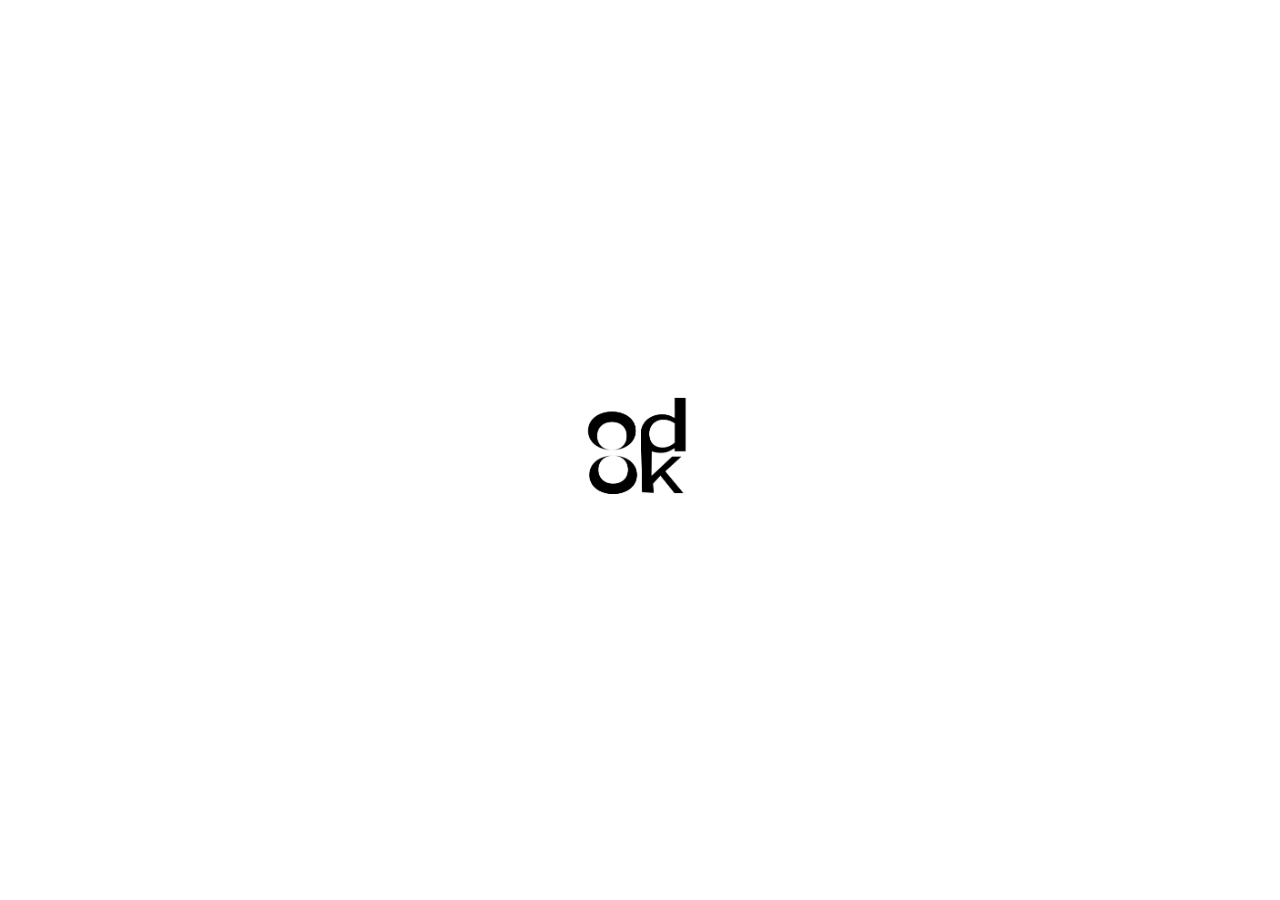
<file: WoodWooks/index.html>
<!DOCTYPE html>
<html lang="es">
<head>
    <meta charset="UTF-8">
    <meta name="viewport" content="width=device-width, initial-scale=1.0">
    <title>Wood Wooks</title>
    <style>
        /* General */
        body {
            margin: 0;
            padding: 0;
            font-family: 'Times New Roman', serif;
            background-color: #000000;
            color: #CB996D;
        }

        /* Loader */
        #loader {
            position: fixed;
            top: 0;
            left: 0;
            width: 100%;
            height: 100%;
            background-color: #FFFFFF;
            display: flex;
            justify-content: center;
            align-items: center;
            z-index: 1000;
        }

        #loader img {
            width: 200px;
            height: auto;
            animation: fade 2s infinite;
        }

        @keyframes fade {
            0%, 100% {
                opacity: 0;
            }
            50% {
                opacity: 1;
            }
        }

        /* Ocultar el loader después de cargar */
        #loader.hidden {
            opacity: 0;
            visibility: hidden;
            transition: opacity 0.5s ease;
        }

        /* Página principal */
        .main-content {
            display: none;
        }

        .main-content.show {
            display: block;
        }

        /* Header */
        header {
            background-color: #000000;
            color: #FFFFFF;
            padding: 20px;
            display: flex;
            justify-content: space-between;
            align-items: center;
        }

        header a {
            text-decoration: none;
        }

        header img {
            width: 100px;
            height: 45px;
        }

        nav {
            display: flex;
            gap: 20px;
            margin-right: 20px; /* Mueve las letras más cerca del botón */
        }

        nav a {
            text-decoration: none;
            color: #FFFFFF;
            font-size: 18px;
            font-weight: normal;
            font-style: italic; /* Letra en cursiva */
            position: relative;
            transition: color 0.3s, text-shadow 0.3s;
        }

        nav a:hover {
            color: #FFFFFF; /* Mantiene el color blanco */
            text-shadow: 0 0 10px rgba(255, 255, 255, 0.8); /* Sombra blanca elegante */
        }

        .service-button {
            padding: 10px 20px;
            background-color: #CB996D;
            color: #000;
            border: none;
            font-size: 16px;
            border-radius: 5px;
            cursor: pointer;
            transition: background-color 0.3s;
        }

        .service-button:hover {
            background-color: #767D6F;
            color: #FFFFFF;
        }

        /* Main Section */
        .main-section {
            display: flex;
            height: calc(100vh - 80px);
        }

        .left-section {
            flex: 1;
            display: flex;
            flex-direction: column;
            justify-content: space-between;
            background-color: #D3D3D3;
        }

        .left-section div {
            flex: 1;
            width: 100%;
            position: relative;
            overflow: hidden;
            cursor: pointer;
        }

        /* Solo la imagen superior flota */
        .left-section div:first-child img {
            width: 100%;
            height: 100%;
            object-fit: cover;
            animation: float 3s infinite ease-in-out;
            z-index: 0;
        }

        @keyframes float {
            0%, 100% {
                transform: translateY(0);
            }
            50% {
                transform: translateY(-10px);
            }
        }

        .left-section div:nth-child(2) img {
            width: 100%;
            height: 100%;
            object-fit: cover;
            z-index: 0;
        }

        /* Capa transparente con efecto de descubrimiento */
        .left-section div::before {
            content: "";
            position: absolute;
            top: 0;
            left: 0;
            width: 100%;
            height: 100%;
            background-color: rgba(0, 0, 0, 0.5);
            z-index: 1;
            transform: translateX(0); /* Cubre la imagen al inicio */
            transition: transform 0.5s ease-in-out;
        }

        .left-section div:hover::before {
            transform: translateX(-100%); /* Descubre la imagen al pasar el mouse */
        }

        .right-section {
            flex: 1;
            background: url("img/P1DERECHA.jpg") no-repeat center center;
            background-size: cover;
        }

        footer {
            background-color: #767D6F;
            color: #FFFFFF;
            text-align: center;
            padding: 10px;
        }
    </style>
</head>
<body>

<!-- Loader -->
<div id="loader">
    <img src="img/LOADER.jpg" alt="Cargando...">
</div>

<!-- Contenido principal -->
<div class="main-content">
    <header>
        <a href="index.html">
            <img src="img/P1LOGO.jpg" alt="Wood Wooks Logo">
        </a>
        <nav>
            <a href="nosotros.html">Nosotros</a>
            <a href="proyectos.html">Proyectos</a>
            <a href="domotica.html">Domótica</a>
        </nav>
        <button class="service-button" onclick="window.open('https://wa.me/50254113908?text=%C2%A1Hola!%20Estoy%20interesado%20en%20los%20servicios%20de%20Wood%20Wooks', '_blank')">Servicio al Cliente</button>
    </header>

    <div class="main-section">
        <div class="left-section">
            <div onclick="window.open('https://https://tcnc1t-id.myshopify.com', '_blank')">
                <img src="img/P1IZQUIERDA1.jpg" alt="Imagen de Shop">
            </div>
            <div onclick="window.location.href='make-dream-things.html'">
                <img src="img/P1IZQUIERDA2.jpg" alt="Imagen de Make Dream Things">
            </div>
        </div>
        <div class="right-section"></div>
    </div>

    <footer>
        <p>100% Guatemala</p>
    </footer>
</div>

<script>
    // Simula una carga de 4 segundos
    setTimeout(() => {
        // Oculta el loader
        document.getElementById("loader").classList.add("hidden");

        // Muestra el contenido principal
        document.querySelector(".main-content").classList.add("show");
    }, 4000);
</script>

</body>
</html>
</file>
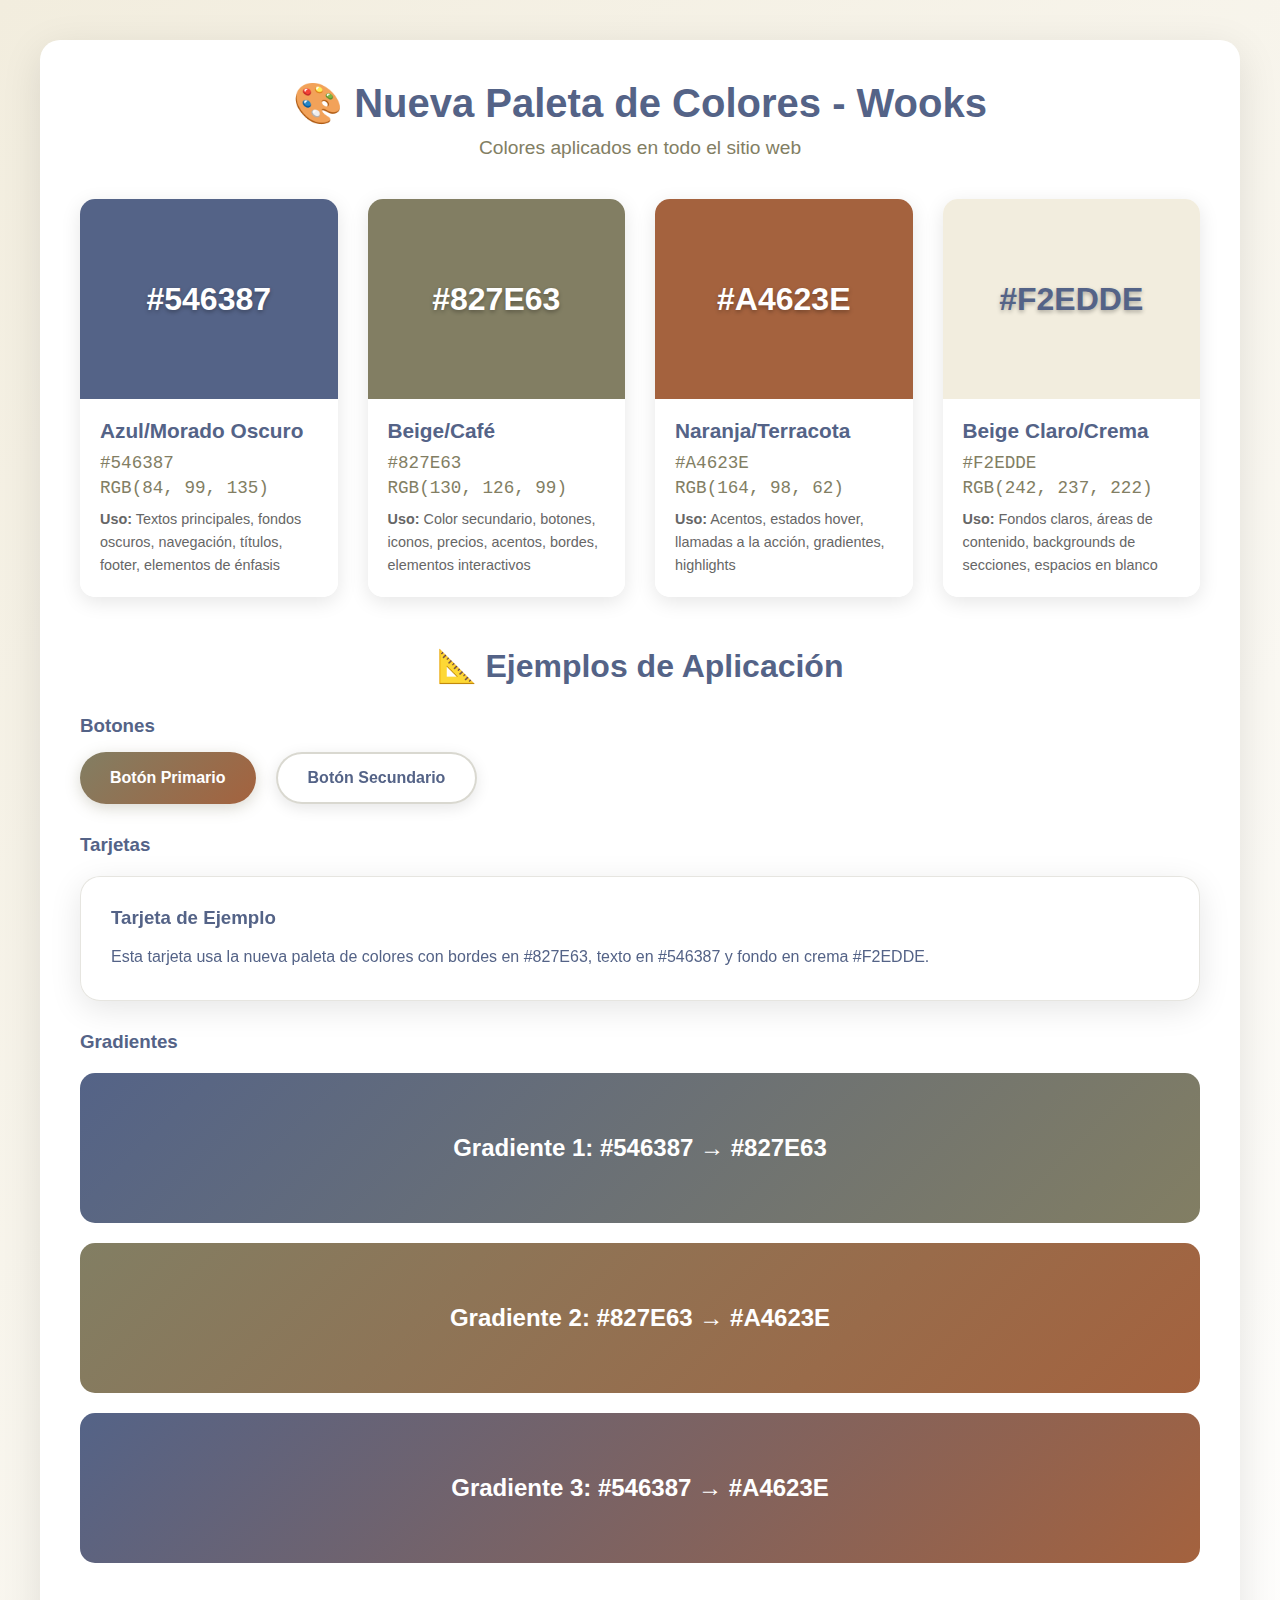
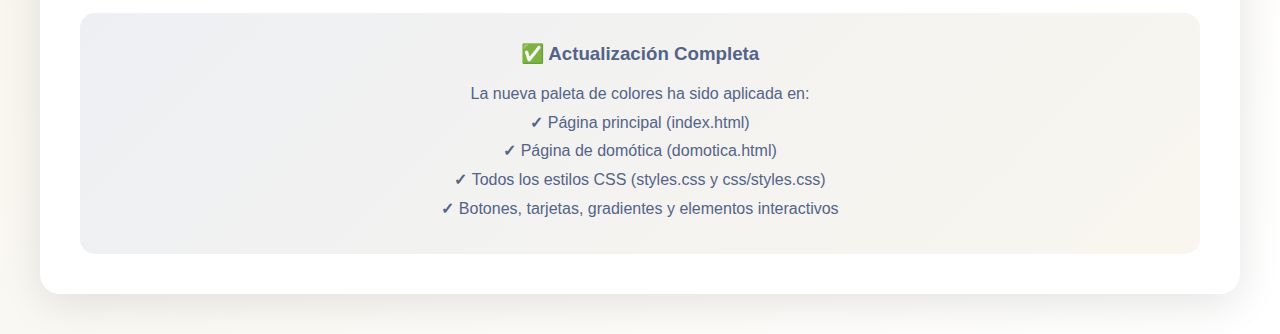
<file: COLORES_APLICADOS.html>
<!DOCTYPE html>
<html lang="es">
<head>
    <meta charset="UTF-8">
    <meta name="viewport" content="width=device-width, initial-scale=1.0">
    <title>Paleta de Colores - Wooks</title>
    <style>
        * {
            margin: 0;
            padding: 0;
            box-sizing: border-box;
        }
        
        body {
            font-family: 'Arial', sans-serif;
            background: linear-gradient(135deg, #F2EDDE 0%, #fff 100%);
            padding: 40px 20px;
        }
        
        .container {
            max-width: 1200px;
            margin: 0 auto;
            background: white;
            padding: 40px;
            border-radius: 20px;
            box-shadow: 0 10px 40px rgba(0, 0, 0, 0.1);
        }
        
        h1 {
            text-align: center;
            color: #546387;
            margin-bottom: 10px;
            font-size: 2.5rem;
        }
        
        .subtitle {
            text-align: center;
            color: #827E63;
            margin-bottom: 40px;
            font-size: 1.2rem;
        }
        
        .color-grid {
            display: grid;
            grid-template-columns: repeat(auto-fit, minmax(250px, 1fr));
            gap: 30px;
            margin-bottom: 50px;
        }
        
        .color-card {
            border-radius: 15px;
            overflow: hidden;
            box-shadow: 0 5px 20px rgba(0, 0, 0, 0.1);
            transition: transform 0.3s ease;
        }
        
        .color-card:hover {
            transform: translateY(-10px);
        }
        
        .color-preview {
            height: 200px;
            display: flex;
            align-items: center;
            justify-content: center;
            color: white;
            font-size: 2rem;
            font-weight: bold;
            text-shadow: 0 2px 4px rgba(0, 0, 0, 0.3);
        }
        
        .color-info {
            padding: 20px;
            background: white;
        }
        
        .color-name {
            font-size: 1.3rem;
            font-weight: bold;
            margin-bottom: 10px;
            color: #546387;
        }
        
        .color-code {
            font-family: 'Courier New', monospace;
            font-size: 1.1rem;
            color: #827E63;
            margin-bottom: 5px;
        }
        
        .color-usage {
            font-size: 0.9rem;
            color: #666;
            margin-top: 10px;
            line-height: 1.6;
        }
        
        .examples-section {
            margin-top: 50px;
        }
        
        .examples-title {
            font-size: 2rem;
            color: #546387;
            margin-bottom: 30px;
            text-align: center;
        }
        
        .example-row {
            display: flex;
            gap: 20px;
            margin-bottom: 20px;
            flex-wrap: wrap;
        }
        
        .btn-example {
            padding: 15px 30px;
            border: none;
            border-radius: 50px;
            font-weight: 600;
            cursor: pointer;
            transition: all 0.3s ease;
            font-size: 1rem;
        }
        
        .btn-primary {
            background: linear-gradient(135deg, #827E63 0%, #A4623E 100%);
            color: white;
            box-shadow: 0 4px 15px rgba(130, 126, 99, 0.3);
        }
        
        .btn-primary:hover {
            transform: translateY(-3px);
            box-shadow: 0 8px 25px rgba(130, 126, 99, 0.4);
        }
        
        .btn-secondary {
            background: rgba(255, 255, 255, 0.2);
            backdrop-filter: blur(20px);
            border: 2px solid rgba(130, 126, 99, 0.3);
            color: #546387;
            box-shadow: 0 4px 15px rgba(0, 0, 0, 0.1);
        }
        
        .btn-secondary:hover {
            background: rgba(130, 126, 99, 0.1);
            border-color: #827E63;
            transform: translateY(-3px);
        }
        
        .card-example {
            background: rgba(255, 255, 255, 0.95);
            backdrop-filter: blur(20px);
            border-radius: 20px;
            padding: 30px;
            box-shadow: 0 8px 32px rgba(0, 0, 0, 0.1);
            border: 1px solid rgba(130, 126, 99, 0.2);
            margin-top: 20px;
        }
        
        .card-example h3 {
            color: #546387;
            margin-bottom: 15px;
        }
        
        .card-example p {
            color: #546387;
            line-height: 1.6;
        }
        
        .gradient-example {
            height: 150px;
            border-radius: 15px;
            margin-top: 20px;
            display: flex;
            align-items: center;
            justify-content: center;
            color: white;
            font-size: 1.5rem;
            font-weight: bold;
        }
        
        .gradient-1 {
            background: linear-gradient(135deg, #546387 0%, #827E63 100%);
        }
        
        .gradient-2 {
            background: linear-gradient(135deg, #827E63 0%, #A4623E 100%);
        }
        
        .gradient-3 {
            background: linear-gradient(135deg, #546387 0%, #A4623E 100%);
        }
        
        @media (max-width: 768px) {
            .container {
                padding: 20px;
            }
            
            h1 {
                font-size: 2rem;
            }
            
            .color-grid {
                grid-template-columns: 1fr;
            }
        }
    </style>
</head>
<body>
    <div class="container">
        <h1>🎨 Nueva Paleta de Colores - Wooks</h1>
        <p class="subtitle">Colores aplicados en todo el sitio web</p>
        
        <div class="color-grid">
            <!-- Color 1 -->
            <div class="color-card">
                <div class="color-preview" style="background: #546387;">
                    #546387
                </div>
                <div class="color-info">
                    <div class="color-name">Azul/Morado Oscuro</div>
                    <div class="color-code">#546387</div>
                    <div class="color-code">RGB(84, 99, 135)</div>
                    <div class="color-usage">
                        <strong>Uso:</strong> Textos principales, fondos oscuros, navegación, títulos, footer, elementos de énfasis
                    </div>
                </div>
            </div>
            
            <!-- Color 2 -->
            <div class="color-card">
                <div class="color-preview" style="background: #827E63;">
                    #827E63
                </div>
                <div class="color-info">
                    <div class="color-name">Beige/Café</div>
                    <div class="color-code">#827E63</div>
                    <div class="color-code">RGB(130, 126, 99)</div>
                    <div class="color-usage">
                        <strong>Uso:</strong> Color secundario, botones, iconos, precios, acentos, bordes, elementos interactivos
                    </div>
                </div>
            </div>
            
            <!-- Color 3 -->
            <div class="color-card">
                <div class="color-preview" style="background: #A4623E;">
                    #A4623E
                </div>
                <div class="color-info">
                    <div class="color-name">Naranja/Terracota</div>
                    <div class="color-code">#A4623E</div>
                    <div class="color-code">RGB(164, 98, 62)</div>
                    <div class="color-usage">
                        <strong>Uso:</strong> Acentos, estados hover, llamadas a la acción, gradientes, highlights
                    </div>
                </div>
            </div>
            
            <!-- Color 4 -->
            <div class="color-card">
                <div class="color-preview" style="background: #F2EDDE; color: #546387;">
                    #F2EDDE
                </div>
                <div class="color-info">
                    <div class="color-name">Beige Claro/Crema</div>
                    <div class="color-code">#F2EDDE</div>
                    <div class="color-code">RGB(242, 237, 222)</div>
                    <div class="color-usage">
                        <strong>Uso:</strong> Fondos claros, áreas de contenido, backgrounds de secciones, espacios en blanco
                    </div>
                </div>
            </div>
        </div>
        
        <div class="examples-section">
            <h2 class="examples-title">📐 Ejemplos de Aplicación</h2>
            
            <h3 style="color: #546387; margin-bottom: 15px;">Botones</h3>
            <div class="example-row">
                <button class="btn-example btn-primary">Botón Primario</button>
                <button class="btn-example btn-secondary">Botón Secundario</button>
            </div>
            
            <h3 style="color: #546387; margin: 30px 0 15px;">Tarjetas</h3>
            <div class="card-example">
                <h3>Tarjeta de Ejemplo</h3>
                <p>Esta tarjeta usa la nueva paleta de colores con bordes en #827E63, texto en #546387 y fondo en crema #F2EDDE.</p>
            </div>
            
            <h3 style="color: #546387; margin: 30px 0 15px;">Gradientes</h3>
            <div class="gradient-example gradient-1">
                Gradiente 1: #546387 → #827E63
            </div>
            <div class="gradient-example gradient-2">
                Gradiente 2: #827E63 → #A4623E
            </div>
            <div class="gradient-example gradient-3">
                Gradiente 3: #546387 → #A4623E
            </div>
        </div>
        
        <div style="margin-top: 50px; padding: 30px; background: linear-gradient(135deg, rgba(84, 99, 135, 0.1) 0%, rgba(242, 237, 222, 0.5) 100%); border-radius: 15px; text-align: center;">
            <h3 style="color: #546387; margin-bottom: 15px;">✅ Actualización Completa</h3>
            <p style="color: #546387; line-height: 1.8;">
                La nueva paleta de colores ha sido aplicada en:<br>
                <strong>✓</strong> Página principal (index.html)<br>
                <strong>✓</strong> Página de domótica (domotica.html)<br>
                <strong>✓</strong> Todos los estilos CSS (styles.css y css/styles.css)<br>
                <strong>✓</strong> Botones, tarjetas, gradientes y elementos interactivos
            </p>
        </div>
    </div>
</body>
</html>
</file>
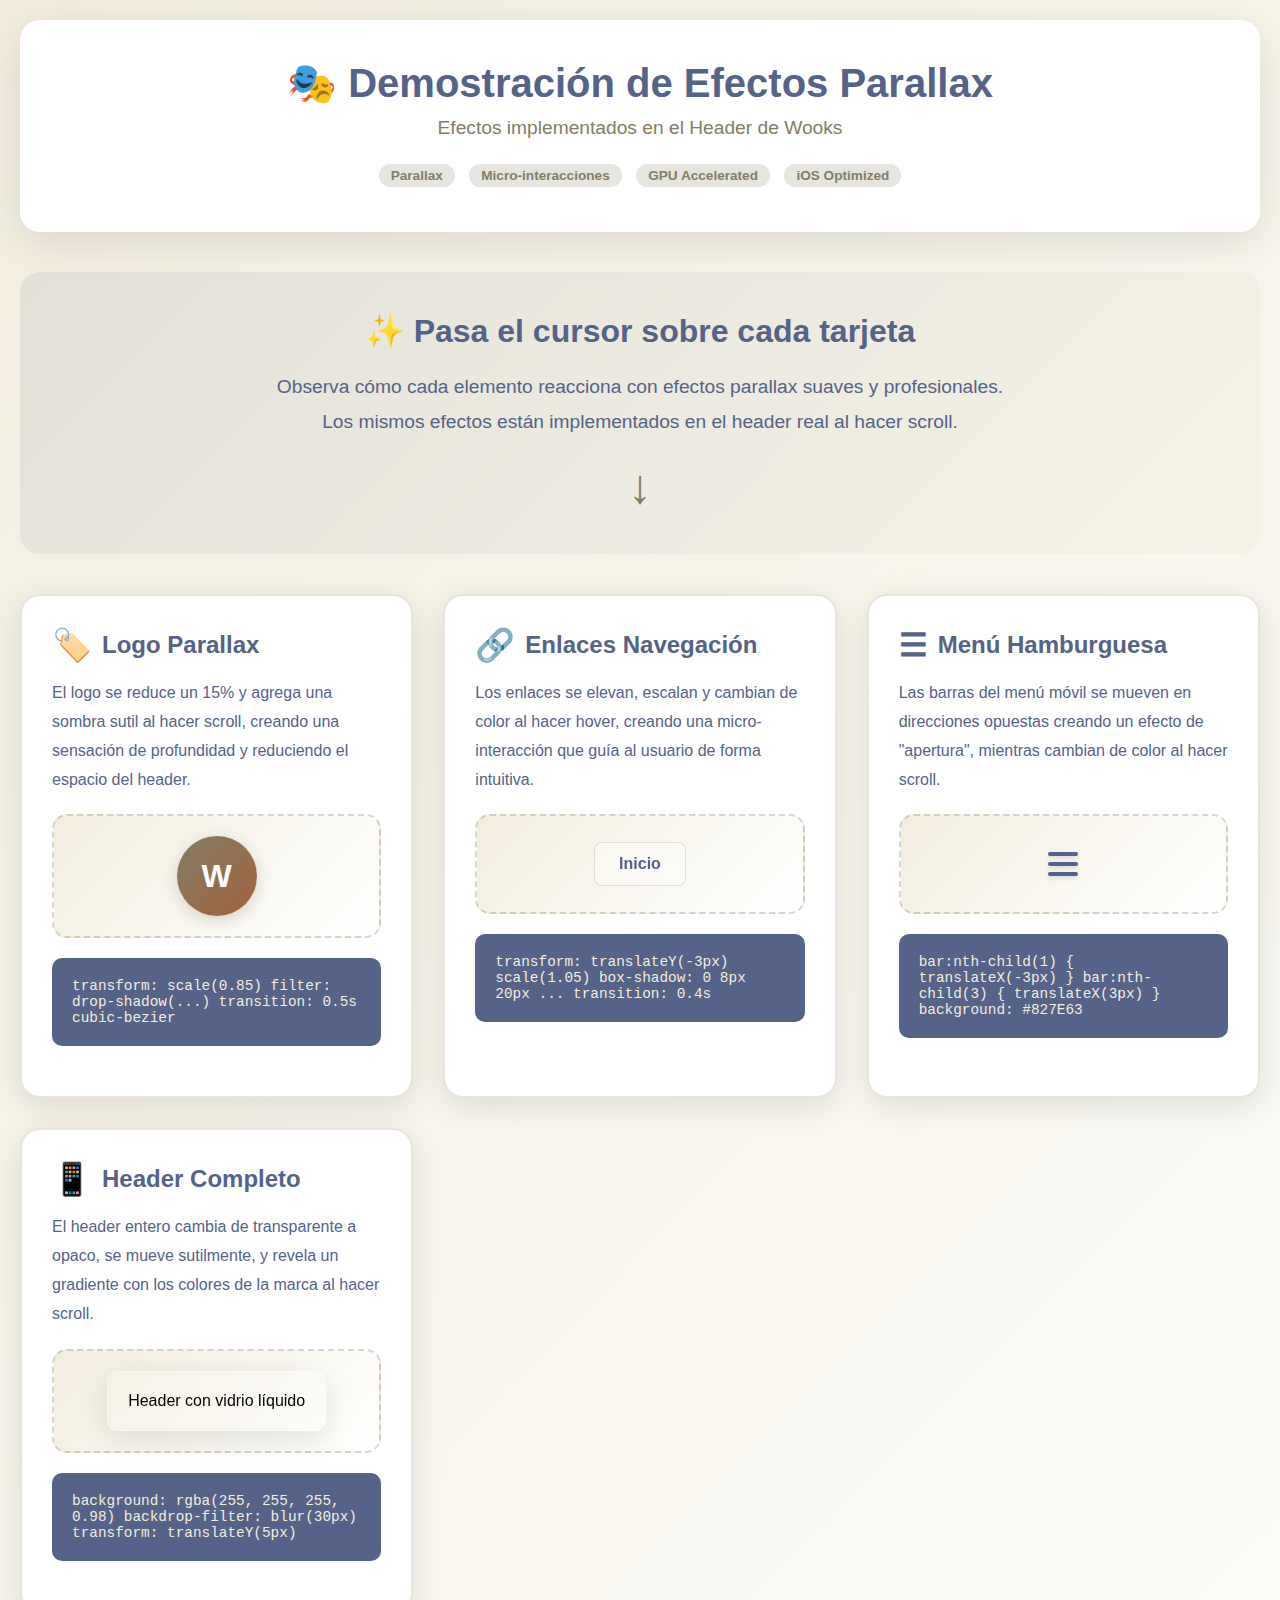
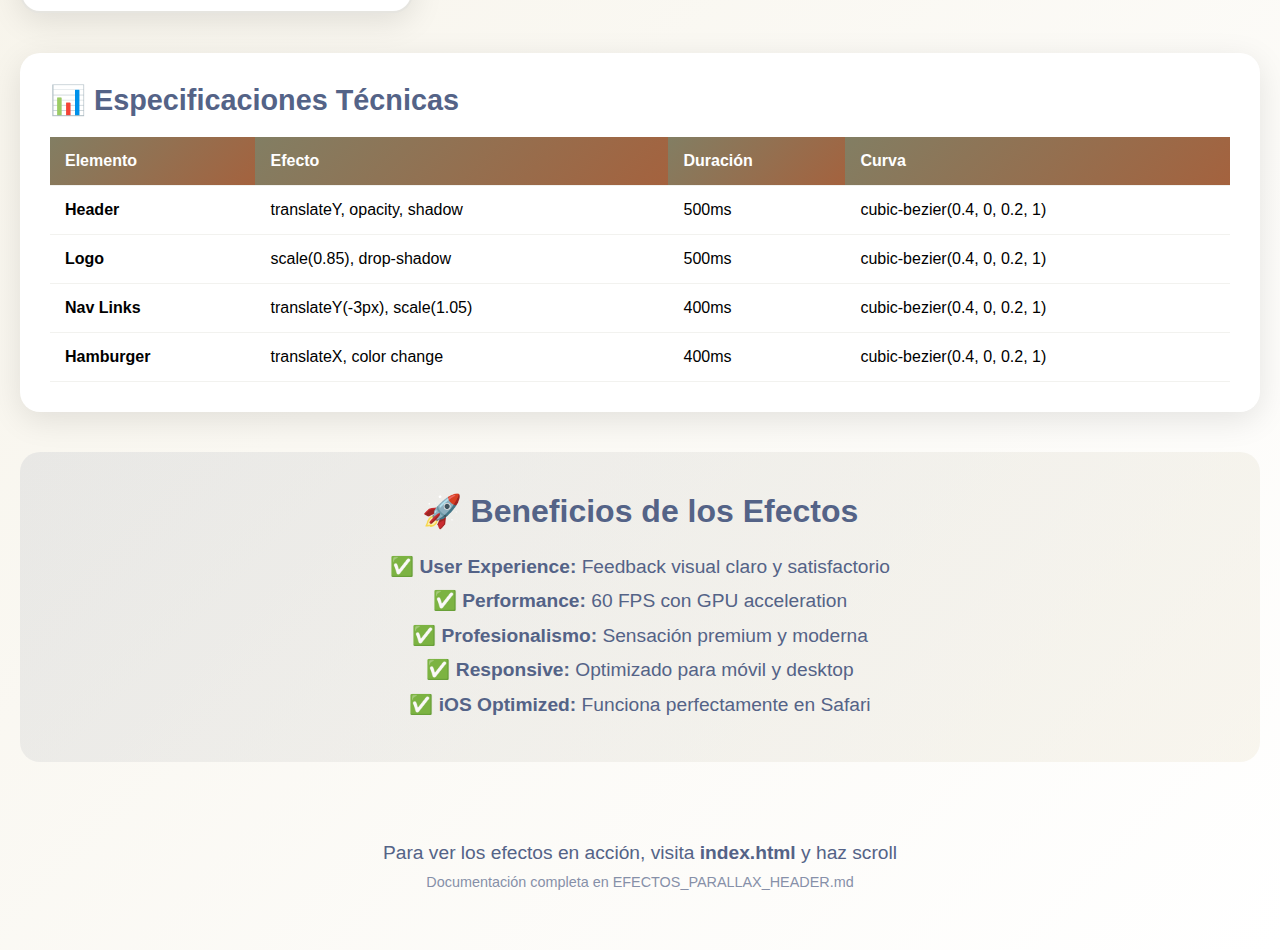
<file: DEMO_PARALLAX.html>
<!DOCTYPE html>
<html lang="es">
<head>
    <meta charset="UTF-8">
    <meta name="viewport" content="width=device-width, initial-scale=1.0">
    <title>Demo Efectos Parallax - Header Wooks</title>
    <style>
        * {
            margin: 0;
            padding: 0;
            box-sizing: border-box;
        }
        
        body {
            font-family: 'Inter', -apple-system, BlinkMacSystemFont, sans-serif;
            background: linear-gradient(135deg, #F2EDDE 0%, #fff 100%);
            overflow-x: hidden;
        }
        
        .demo-container {
            max-width: 1400px;
            margin: 0 auto;
            padding: 20px;
        }
        
        .demo-header {
            text-align: center;
            padding: 40px 20px;
            background: white;
            border-radius: 20px;
            margin-bottom: 30px;
            box-shadow: 0 10px 40px rgba(0, 0, 0, 0.1);
        }
        
        .demo-header h1 {
            color: #546387;
            font-size: 2.5rem;
            margin-bottom: 10px;
        }
        
        .demo-header p {
            color: #827E63;
            font-size: 1.2rem;
        }
        
        .effects-grid {
            display: grid;
            grid-template-columns: repeat(auto-fit, minmax(300px, 1fr));
            gap: 30px;
            margin-bottom: 40px;
        }
        
        .effect-card {
            background: white;
            border-radius: 20px;
            padding: 30px;
            box-shadow: 0 8px 32px rgba(0, 0, 0, 0.1);
            border: 2px solid rgba(130, 126, 99, 0.2);
            transition: all 0.4s cubic-bezier(0.4, 0, 0.2, 1);
        }
        
        .effect-card:hover {
            transform: translateY(-10px);
            box-shadow: 0 20px 50px rgba(130, 126, 99, 0.2);
        }
        
        .effect-title {
            color: #546387;
            font-size: 1.5rem;
            font-weight: 700;
            margin-bottom: 15px;
            display: flex;
            align-items: center;
            gap: 10px;
        }
        
        .effect-icon {
            font-size: 2rem;
        }
        
        .effect-description {
            color: #546387;
            line-height: 1.8;
            margin-bottom: 20px;
        }
        
        .effect-demo {
            background: linear-gradient(135deg, #F2EDDE 0%, #fff 100%);
            border-radius: 15px;
            padding: 20px;
            margin-top: 20px;
            border: 2px dashed rgba(130, 126, 99, 0.3);
            min-height: 100px;
            display: flex;
            align-items: center;
            justify-content: center;
        }
        
        .demo-element {
            transition: all 0.4s cubic-bezier(0.4, 0, 0.2, 1);
        }
        
        /* Logo Demo */
        .logo-demo {
            width: 80px;
            height: 80px;
            background: linear-gradient(135deg, #827E63, #A4623E);
            border-radius: 50%;
            display: flex;
            align-items: center;
            justify-content: center;
            color: white;
            font-size: 2rem;
            font-weight: bold;
            box-shadow: 0 4px 15px rgba(130, 126, 99, 0.3);
        }
        
        .effect-card:hover .logo-demo {
            transform: scale(0.85);
            filter: drop-shadow(0 2px 8px rgba(84, 99, 135, 0.2));
        }
        
        /* Nav Link Demo */
        .nav-link-demo {
            background: rgba(255, 255, 255, 0.4);
            padding: 12px 24px;
            border-radius: 8px;
            color: #546387;
            font-weight: 600;
            border: 1px solid rgba(130, 126, 99, 0.2);
            backdrop-filter: blur(10px);
            cursor: pointer;
        }
        
        .effect-card:hover .nav-link-demo {
            transform: translateY(-3px) scale(1.05);
            box-shadow: 0 8px 20px rgba(130, 126, 99, 0.4);
            background: rgba(130, 126, 99, 0.25);
            color: #827E63;
        }
        
        /* Hamburger Demo */
        .hamburger-demo {
            display: flex;
            flex-direction: column;
            gap: 6px;
            cursor: pointer;
        }
        
        .bar-demo {
            width: 30px;
            height: 4px;
            background: #546387;
            border-radius: 2px;
            transition: all 0.4s cubic-bezier(0.4, 0, 0.2, 1);
            box-shadow: 0 2px 4px rgba(84, 99, 135, 0.2);
        }
        
        .effect-card:hover .bar-demo:nth-child(1) {
            transform: translateX(-5px);
        }
        
        .effect-card:hover .bar-demo:nth-child(3) {
            transform: translateX(5px);
        }
        
        .effect-card:hover .bar-demo {
            background: #827E63;
            box-shadow: 0 2px 6px rgba(130, 126, 99, 0.3);
        }
        
        /* Header Demo */
        .header-demo {
            background: rgba(255, 255, 255, 0.1);
            backdrop-filter: blur(20px);
            padding: 20px;
            border-radius: 10px;
            border: 1px solid rgba(255, 255, 255, 0.2);
            box-shadow: 0 8px 32px rgba(0, 0, 0, 0.1);
            transition: all 0.5s cubic-bezier(0.4, 0, 0.2, 1);
        }
        
        .effect-card:hover .header-demo {
            background: rgba(255, 255, 255, 0.98);
            backdrop-filter: blur(30px);
            box-shadow: 0 4px 20px rgba(84, 99, 135, 0.15);
            transform: translateY(5px);
        }
        
        .scroll-instructions {
            background: linear-gradient(135deg, rgba(84, 99, 135, 0.1) 0%, rgba(242, 237, 222, 0.5) 100%);
            padding: 40px;
            border-radius: 20px;
            text-align: center;
            margin: 40px 0;
        }
        
        .scroll-instructions h2 {
            color: #546387;
            margin-bottom: 20px;
            font-size: 2rem;
        }
        
        .scroll-instructions p {
            color: #546387;
            font-size: 1.2rem;
            line-height: 1.8;
        }
        
        .scroll-arrow {
            font-size: 3rem;
            color: #827E63;
            animation: bounce 2s infinite;
            margin-top: 20px;
        }
        
        @keyframes bounce {
            0%, 100% { transform: translateY(0); }
            50% { transform: translateY(-10px); }
        }
        
        .specs-table {
            background: white;
            border-radius: 20px;
            padding: 30px;
            box-shadow: 0 8px 32px rgba(0, 0, 0, 0.1);
            margin-top: 40px;
        }
        
        .specs-table h2 {
            color: #546387;
            margin-bottom: 20px;
            font-size: 1.8rem;
        }
        
        table {
            width: 100%;
            border-collapse: collapse;
        }
        
        th, td {
            padding: 15px;
            text-align: left;
            border-bottom: 1px solid rgba(130, 126, 99, 0.1);
        }
        
        th {
            background: linear-gradient(135deg, #827E63, #A4623E);
            color: white;
            font-weight: 600;
        }
        
        tr:hover {
            background: rgba(242, 237, 222, 0.5);
        }
        
        .code-snippet {
            background: #546387;
            color: #F2EDDE;
            padding: 20px;
            border-radius: 10px;
            font-family: 'Courier New', monospace;
            font-size: 0.9rem;
            overflow-x: auto;
            margin: 20px 0;
        }
        
        .tag {
            display: inline-block;
            background: rgba(130, 126, 99, 0.2);
            color: #827E63;
            padding: 4px 12px;
            border-radius: 15px;
            font-size: 0.85rem;
            margin: 5px;
            font-weight: 600;
        }
        
        @media (max-width: 768px) {
            .demo-header h1 {
                font-size: 2rem;
            }
            
            .effects-grid {
                grid-template-columns: 1fr;
            }
            
            .scroll-instructions h2 {
                font-size: 1.5rem;
            }
        }
    </style>
</head>
<body>
    <div class="demo-container">
        <div class="demo-header">
            <h1>🎭 Demostración de Efectos Parallax</h1>
            <p>Efectos implementados en el Header de Wooks</p>
            <div style="margin-top: 20px;">
                <span class="tag">Parallax</span>
                <span class="tag">Micro-interacciones</span>
                <span class="tag">GPU Accelerated</span>
                <span class="tag">iOS Optimized</span>
            </div>
        </div>
        
        <div class="scroll-instructions">
            <h2>✨ Pasa el cursor sobre cada tarjeta</h2>
            <p>Observa cómo cada elemento reacciona con efectos parallax suaves y profesionales.<br>
            Los mismos efectos están implementados en el header real al hacer scroll.</p>
            <div class="scroll-arrow">↓</div>
        </div>
        
        <div class="effects-grid">
            <!-- Logo Effect -->
            <div class="effect-card">
                <div class="effect-title">
                    <span class="effect-icon">🏷️</span>
                    Logo Parallax
                </div>
                <div class="effect-description">
                    El logo se reduce un 15% y agrega una sombra sutil al hacer scroll, creando una sensación de profundidad y reduciendo el espacio del header.
                </div>
                <div class="effect-demo">
                    <div class="logo-demo demo-element">W</div>
                </div>
                <div class="code-snippet">
transform: scale(0.85)
filter: drop-shadow(...)
transition: 0.5s cubic-bezier</div>
            </div>
            
            <!-- Nav Link Effect -->
            <div class="effect-card">
                <div class="effect-title">
                    <span class="effect-icon">🔗</span>
                    Enlaces Navegación
                </div>
                <div class="effect-description">
                    Los enlaces se elevan, escalan y cambian de color al hacer hover, creando una micro-interacción que guía al usuario de forma intuitiva.
                </div>
                <div class="effect-demo">
                    <div class="nav-link-demo demo-element">Inicio</div>
                </div>
                <div class="code-snippet">
transform: translateY(-3px) scale(1.05)
box-shadow: 0 8px 20px ...
transition: 0.4s</div>
            </div>
            
            <!-- Hamburger Effect -->
            <div class="effect-card">
                <div class="effect-title">
                    <span class="effect-icon">☰</span>
                    Menú Hamburguesa
                </div>
                <div class="effect-description">
                    Las barras del menú móvil se mueven en direcciones opuestas creando un efecto de "apertura", mientras cambian de color al hacer scroll.
                </div>
                <div class="effect-demo">
                    <div class="hamburger-demo demo-element">
                        <div class="bar-demo"></div>
                        <div class="bar-demo"></div>
                        <div class="bar-demo"></div>
                    </div>
                </div>
                <div class="code-snippet">
bar:nth-child(1) { translateX(-3px) }
bar:nth-child(3) { translateX(3px) }
background: #827E63</div>
            </div>
            
            <!-- Header Effect -->
            <div class="effect-card">
                <div class="effect-title">
                    <span class="effect-icon">📱</span>
                    Header Completo
                </div>
                <div class="effect-description">
                    El header entero cambia de transparente a opaco, se mueve sutilmente, y revela un gradiente con los colores de la marca al hacer scroll.
                </div>
                <div class="effect-demo">
                    <div class="header-demo demo-element">
                        Header con vidrio líquido
                    </div>
                </div>
                <div class="code-snippet">
background: rgba(255, 255, 255, 0.98)
backdrop-filter: blur(30px)
transform: translateY(5px)</div>
            </div>
        </div>
        
        <div class="specs-table">
            <h2>📊 Especificaciones Técnicas</h2>
            <table>
                <thead>
                    <tr>
                        <th>Elemento</th>
                        <th>Efecto</th>
                        <th>Duración</th>
                        <th>Curva</th>
                    </tr>
                </thead>
                <tbody>
                    <tr>
                        <td><strong>Header</strong></td>
                        <td>translateY, opacity, shadow</td>
                        <td>500ms</td>
                        <td>cubic-bezier(0.4, 0, 0.2, 1)</td>
                    </tr>
                    <tr>
                        <td><strong>Logo</strong></td>
                        <td>scale(0.85), drop-shadow</td>
                        <td>500ms</td>
                        <td>cubic-bezier(0.4, 0, 0.2, 1)</td>
                    </tr>
                    <tr>
                        <td><strong>Nav Links</strong></td>
                        <td>translateY(-3px), scale(1.05)</td>
                        <td>400ms</td>
                        <td>cubic-bezier(0.4, 0, 0.2, 1)</td>
                    </tr>
                    <tr>
                        <td><strong>Hamburger</strong></td>
                        <td>translateX, color change</td>
                        <td>400ms</td>
                        <td>cubic-bezier(0.4, 0, 0.2, 1)</td>
                    </tr>
                </tbody>
            </table>
        </div>
        
        <div class="scroll-instructions" style="margin-top: 40px;">
            <h2>🚀 Beneficios de los Efectos</h2>
            <p>
                ✅ <strong>User Experience:</strong> Feedback visual claro y satisfactorio<br>
                ✅ <strong>Performance:</strong> 60 FPS con GPU acceleration<br>
                ✅ <strong>Profesionalismo:</strong> Sensación premium y moderna<br>
                ✅ <strong>Responsive:</strong> Optimizado para móvil y desktop<br>
                ✅ <strong>iOS Optimized:</strong> Funciona perfectamente en Safari
            </p>
        </div>
        
        <div style="text-align: center; padding: 40px; color: #546387;">
            <p style="font-size: 1.2rem; margin-bottom: 10px;">
                Para ver los efectos en acción, visita <strong>index.html</strong> y haz scroll
            </p>
            <p style="font-size: 0.9rem; opacity: 0.7;">
                Documentación completa en EFECTOS_PARALLAX_HEADER.md
            </p>
        </div>
    </div>
</body>
</html>
</file>
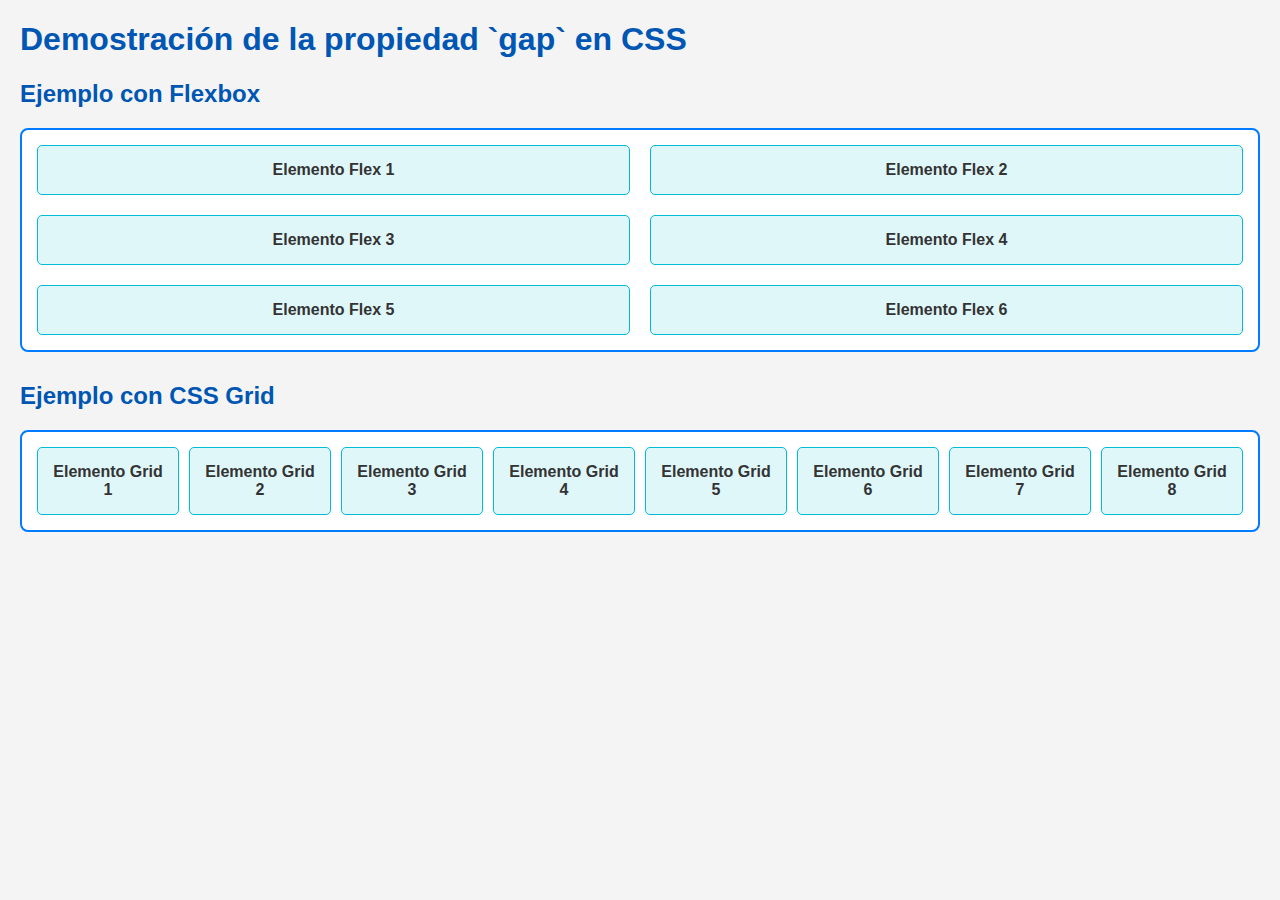
<file: gap_example.html>
<!DOCTYPE html>
<html lang="es">

<head>
    <meta charset="UTF-8">
    <meta name="viewport" content="width=device-width, initial-scale=1.0">
    <title>Ejemplo de CSS Gap</title>
    <style>
        body {
            font-family: Arial, sans-serif;
            margin: 20px;
            background-color: #f4f4f4;
            color: #333;
        }

        h1,
        h2 {
            color: #0056b3;
        }

        .container {
            border: 2px solid #007bff;
            padding: 15px;
            margin-bottom: 30px;
            background-color: #fff;
            border-radius: 8px;
        }

        .item {
            background-color: #e0f7fa;
            border: 1px solid #00bcd4;
            padding: 15px;
            text-align: center;
            font-weight: bold;
            border-radius: 5px;
        }

        /* Flexbox Example */
        .flex-container {
            display: flex;
            flex-wrap: wrap;
            /* Permite que los elementos salten de línea */
            gap: 20px;
            /* Aplica 20px de espacio entre filas y columnas */
            /* gap: 10px 30px; /* Ejemplo de gap diferente para filas y columnas */
        }

        .flex-item {
            flex: 1 1 calc(33.33% - 20px);
            /* Para 3 columnas con gap */
            min-width: 100px;
            /* Asegura que no se hagan demasiado pequeños */
        }

        /* Grid Example */
        .grid-container {
            display: grid;
            grid-template-columns: repeat(auto-fit, minmax(100px, 1fr));
            /* Columnas responsivas */
            gap: 15px 10px;
            /* 15px entre filas, 10px entre columnas */
        }
    </style>
</head>

<body>

    <h1>Demostración de la propiedad `gap` en CSS</h1>

    <h2>Ejemplo con Flexbox</h2>
    <div class="container flex-container">
        <div class="item flex-item">Elemento Flex 1</div>
        <div class="item flex-item">Elemento Flex 2</div>
        <div class="item flex-item">Elemento Flex 3</div>
        <div class="item flex-item">Elemento Flex 4</div>
        <div class="item flex-item">Elemento Flex 5</div>
        <div class="item flex-item">Elemento Flex 6</div>
    </div>

    <h2>Ejemplo con CSS Grid</h2>
    <div class="container grid-container">
        <div class="item">Elemento Grid 1</div>
        <div class="item">Elemento Grid 2</div>
        <div class="item">Elemento Grid 3</div>
        <div class="item">Elemento Grid 4</div>
        <div class="item">Elemento Grid 5</div>
        <div class="item">Elemento Grid 6</div>
        <div class="item">Elemento Grid 7</div>
        <div class="item">Elemento Grid 8</div>
    </div>

</body>

</html>
</file>
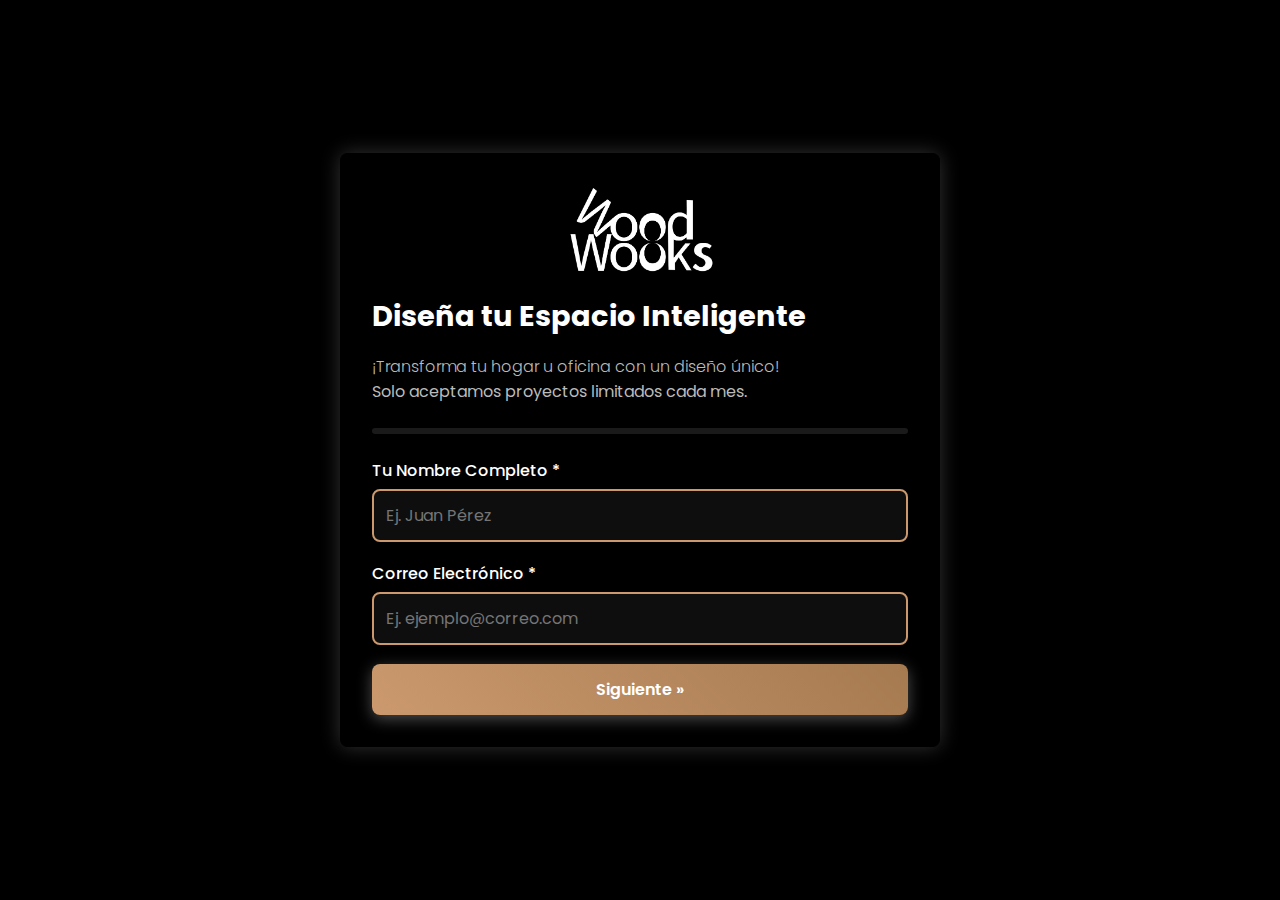
<file: make-dream-things.html>
<!DOCTYPE html>
<html lang="es">
<head>
  <meta charset="UTF-8" />
  <title>Formulario Premium - Wood Wooks</title>
  <meta name="viewport" content="width=device-width, initial-scale=1.0" />
  
  <!-- Fuente opcional (Google Fonts, ejemplo Poppins) -->
  <link rel="preconnect" href="https://fonts.gstatic.com" />
  <link 
    href="https://fonts.googleapis.com/css2?family=Poppins:wght@300;500;700&display=swap" 
    rel="stylesheet" 
  />

  <style>
    /* =============================
      VARIABLES CSS & RESET
    ============================== */
    :root {
      --color-fondo: #000000;         /* Fondo principal (Modo oscuro) */
      --color-primario: #CB996D;      /* Color dorado/marrón principal de marca */
      --color-secundario: #A67A50;    /* Color secundario complementario */
      --color-contraste: #FFFFFF;     /* Texto y elementos contrastantes */
      --color-error: #ff4b4b;         /* Color para validaciones de error */
      --transition: 0.3s ease-in-out;
      --radio-borde: 8px;            /* Border-radius global */
      --alto-barra: 6px;             /* Altura barra de progreso */
    }

    * {
      margin: 0;
      padding: 0;
      box-sizing: border-box;
      font-family: 'Poppins', sans-serif;
    }

    body {
      background: var(--color-fondo);
      color: var(--color-contraste);
      display: flex;
      justify-content: center;
      align-items: center;
      min-height: 100vh;
      position: relative;
      overflow: hidden;
    }

    /* =============================
      EFECTO DE LUCES DINÁMICAS (BACKGROUND ANIMADO)
    ============================== */
    @keyframes lucesFuturistas {
      0% {
        background: radial-gradient(
          circle, 
          rgba(20, 20, 20, 1) 10%, 
          rgba(40, 40, 40, 0.8) 40%, 
          rgba(0, 0, 0, 1) 100%
        );
      }
      50% {
        background: radial-gradient(
          circle, 
          rgba(30, 30, 30, 1) 10%, 
          rgba(60, 60, 60, 0.7) 50%, 
          rgba(10, 10, 10, 1) 100%
        );
      }
      100% {
        background: radial-gradient(
          circle, 
          rgba(20, 20, 20, 1) 10%, 
          rgba(40, 40, 40, 0.8) 40%, 
          rgba(0, 0, 0, 1) 100%
        );
      }
    }

    body::before {
      content: "";
      position: absolute;
      top: 0; 
      left: 0;
      width: 100%;
      height: 100%;
      z-index: -1;
    
    }

    /* =============================
      CONTENEDOR FORM
    ============================== */
    .form-container {
      background: rgba(0, 0, 0, 0.75);
      padding: 2rem;
      border-radius: var(--radio-borde);
      max-width: 600px;
      width: 90%;
      box-shadow: 0 0 20px rgba(255, 255, 255, 0.2);
    }

    .logo {
      max-width: 150px;
      margin: 0 auto 1rem auto;
      display: block;
    }

    h1 {
      font-size: 1.8rem;
      margin-bottom: 1rem;
    }

    .subtitulo {
      font-weight: 300;
      margin-bottom: 1.5rem;
      font-size: 1rem;
      color: #bbb;
    }

    /* =============================
      PROGRESO (BARRA + PASOS)
    ============================== */
    .progress-bar {
      background: rgba(255, 255, 255, 0.1);
      border-radius: var(--radio-borde);
      height: var(--alto-barra);
      margin-bottom: 1.5rem;
      overflow: hidden;
    }

    .progress-fill {
      background: linear-gradient(45deg, var(--color-primario), var(--color-secundario));
      height: 100%;
      width: 0%;
      transition: width var(--transition);
    }

    /* =============================
      CAMPOS Y BOTONES
    ============================== */
    .step {
      display: none;  /* Se mostrará solo el step activo con JS */
      animation: fadeIn var(--transition);
    }

    @keyframes fadeIn {
      from { opacity: 0; transform: translateY(10px); }
      to { opacity: 1; transform: translateY(0); }
    }

    label {
      text-align: left;
      display: block;
      margin-bottom: 6px;
      font-weight: 500;
    }

    input[type="text"],
    input[type="email"],
    input[type="number"],
    textarea,
    select {
      width: 100%;
      padding: 12px;
      margin-bottom: 1.2rem;
      border: 2px solid var(--color-primario);
      border-radius: var(--radio-borde);
      background: rgba(20,20,20,0.7);
      color: var(--color-contraste);
      font-size: 1rem;
    }

    input:focus, 
    textarea:focus, 
    select:focus {
      outline: none;
      border-color: var(--color-secundario);
    }

    .btn-group {
      display: flex;
      justify-content: space-between;
      gap: 1rem;
    }

    button {
      cursor: pointer;
      padding: 0.8rem 1.5rem;
      border: none;
      border-radius: var(--radio-borde);
      font-size: 1rem;
      font-weight: 600;
      color: #fff;
      background: linear-gradient(45deg, var(--color-primario), var(--color-secundario));
      box-shadow: 0 4px 15px rgba(255, 255, 255, 0.3);
      transition: transform var(--transition), background var(--transition);
      width: 100%;
    }

    button:hover {
      transform: scale(1.03);
    }

    .btn-prev {
      background: rgba(255, 255, 255, 0.2);
      box-shadow: none;
    }

    /* =============================
      MENSAJE DE ERROR
    ============================== */
    .error-message {
      color: var(--color-error);
      font-size: 0.9rem;
      margin-bottom: 1rem;
      display: none; /* Aparecerá con JS */
    }

    /* =============================
      ESTADOS DE VALIDACIÓN
    ============================== */
    .invalid {
      border-color: var(--color-error) !important;
    }

    /* =============================
      MEDIOS RESPONSIVE BÁSICOS
    ============================== */
    @media (max-width: 480px) {
      .btn-group {
        flex-direction: column;
      }
    }
  </style>
</head>
<body>
  <div class="form-container">
    <!-- Logo Wood Wooks -->
    <img src="img/P1LOGO.jpg" alt="Wood Wooks Logo" class="logo" />

    <!-- Título y subtítulo -->
    <h1>Diseña tu Espacio Inteligente</h1>
    <p class="subtitulo">
      ¡Transforma tu hogar u oficina con un diseño único! <br>
      <strong>Solo aceptamos proyectos limitados cada mes.</strong>
    </p>

    <!-- Barra de progreso -->
    <div class="progress-bar">
      <div class="progress-fill" id="progressFill"></div>
    </div>
    
    <!-- Formulario Multi-step -->
    <form id="woodwooksForm" novalidate>
      <!-- STEP 1 -->
      <div class="step" id="step-1">
        <label for="nombre">Tu Nombre Completo *</label>
        <input type="text" id="nombre" name="nombre" placeholder="Ej. Juan Pérez" required>

        <label for="email">Correo Electrónico *</label>
        <input type="email" id="email" name="email" placeholder="Ej. ejemplo@correo.com" required>

        <span class="error-message" id="errorStep1">Por favor, completa los campos requeridos.</span>

        <div class="btn-group">
          <button type="button" id="nextBtn1">Siguiente &raquo;</button>
        </div>
      </div>

      <!-- STEP 2 -->
      <div class="step" id="step-2">
        <label for="tipoEspacio">¿Qué espacio deseas transformar?</label>
        <select id="tipoEspacio" name="tipoEspacio" required>
          <option value="" disabled selected>Selecciona un espacio</option>
          <option value="Sala">Sala</option>
          <option value="Cocina">Cocina</option>
          <option value="Oficina">Oficina</option>
          <option value="Dormitorio">Dormitorio</option>
          <option value="Otro">Otro</option>
        </select>

        <label for="estilo">Estilo de Diseño Preferido</label>
        <select id="estilo" name="estilo">
          <option value="" disabled selected>Selecciona un estilo</option>
          <option value="Moderno">Moderno</option>
          <option value="Minimalista">Minimalista</option>
          <option value="Rústico">Rústico</option>
          <option value="Industrial">Industrial</option>
          <option value="Clásico">Clásico</option>
          <option value="Personalizado">Personalizado</option>
        </select>

        <span class="error-message" id="errorStep2">Por favor, indica el espacio a transformar.</span>

        <div class="btn-group">
          <button type="button" class="btn-prev" id="prevBtn2">&laquo; Anterior</button>
          <button type="button" id="nextBtn2">Siguiente &raquo;</button>
        </div>
      </div>

      <!-- STEP 3 -->
      <div class="step" id="step-3">
        <label for="material">Material Principal</label>
        <select id="material" name="material">
          <option value="" disabled selected>Selecciona un material</option>
          <option value="Madera maciza">Madera maciza</option>
          <option value="MDF">MDF</option>
          <option value="Combinado con metal">Combinado con metal</option>
          <option value="Opción sustentable">Opción sustentable</option>
          <option value="Otro">Otro</option>
        </select>

        <label for="sensaciones">
          ¿Qué sensaciones deseas transmitir en este espacio? (puedes elegir varias)
        </label>
        <select id="sensaciones" name="sensaciones" multiple>
          <option value="Elegancia">Elegancia</option>
          <option value="Confort">Confort</option>
          <option value="Innovación">Innovación</option>
          <option value="Productividad">Productividad</option>
          <option value="Calidez">Calidez</option>
        </select>

        <span class="error-message" id="errorStep3"></span>

        <div class="btn-group">
          <button type="button" class="btn-prev" id="prevBtn3">&laquo; Anterior</button>
          <button type="button" id="nextBtn3">Siguiente &raquo;</button>
        </div>
      </div>

      <!-- STEP 4 -->
      <div class="step" id="step-4">
        <label for="domotica">¿Qué elementos domóticos deseas integrar?</label>
        <select id="domotica" name="domotica" multiple>
          <option value="Iluminación inteligente">Iluminación inteligente</option>
          <option value="Seguridad">Seguridad</option>
          <option value="Climatización">Climatización</option>
          <option value="Sonido">Sonido</option>
          <option value="Automatización total">Automatización total</option>
        </select>

        <label for="presupuesto">Presupuesto Aproximado (USD) *</label>
        <input type="number" id="presupuesto" name="presupuesto" placeholder="Ej. 3000" required>

        <span class="error-message" id="errorStep4">Por favor, indica tu presupuesto aproximado.</span>

        <div class="btn-group">
          <button type="button" class="btn-prev" id="prevBtn4">&laquo; Anterior</button>
          <button type="button" id="nextBtn4">Siguiente &raquo;</button>
        </div>
      </div>

      <!-- STEP 5 -->
      <div class="step" id="step-5">
        <label for="detalles">
          Cuéntanos más detalles o requisitos especiales de tu proyecto
        </label>
        <textarea
          id="detalles"
          name="detalles"
          rows="5"
          placeholder="Ej. Fechas límite, color preferido, medidas aproximadas..."
        ></textarea>

        <p>
          <strong>¡Estás a un paso de asegurar tu lugar!</strong><br/>
          Solo tomamos un número limitado de proyectos para mantener la exclusividad.
        </p>

        <span class="error-message" id="errorStep5"></span>

        <div class="btn-group">
          <button type="button" class="btn-prev" id="prevBtn5">&laquo; Anterior</button>
          <button type="submit" id="submitBtn">Enviar Proyecto</button>
        </div>
      </div>
    </form>
  </div>

  <script>
    // ==========================================
    // VARIABLES GLOBALES
    // ==========================================
    const form = document.getElementById("woodwooksForm");
    const steps = document.querySelectorAll(".step");
    const progressFill = document.getElementById("progressFill");

    // Botones
    const nextBtn1 = document.getElementById("nextBtn1");
    const nextBtn2 = document.getElementById("nextBtn2");
    const nextBtn3 = document.getElementById("nextBtn3");
    const nextBtn4 = document.getElementById("nextBtn4");
    const prevBtn2 = document.getElementById("prevBtn2");
    const prevBtn3 = document.getElementById("prevBtn3");
    const prevBtn4 = document.getElementById("prevBtn4");
    const prevBtn5 = document.getElementById("prevBtn5");

    // Errores
    const errorStep1 = document.getElementById("errorStep1");
    const errorStep2 = document.getElementById("errorStep2");
    const errorStep3 = document.getElementById("errorStep3");
    const errorStep4 = document.getElementById("errorStep4");
    const errorStep5 = document.getElementById("errorStep5");

    // Campos
    const nombre = document.getElementById("nombre");
    const email = document.getElementById("email");
    const tipoEspacio = document.getElementById("tipoEspacio");
    const estilo = document.getElementById("estilo");
    const material = document.getElementById("material");
    const sensaciones = document.getElementById("sensaciones");
    const domotica = document.getElementById("domotica");
    const presupuesto = document.getElementById("presupuesto");
    const detalles = document.getElementById("detalles");

    let currentStep = 0; // índice del paso actual (0 a 4)

    // ==========================================
    // MOSTRAR PRIMER PASO
    // ==========================================
    showStep(currentStep);

    // ==========================================
    // EVENTOS BOTONES "SIGUIENTE"
    // ==========================================
    nextBtn1.addEventListener("click", () => {
      if (validateStep1()) {
        goToStep(1);
      }
    });
    nextBtn2.addEventListener("click", () => {
      if (validateStep2()) {
        goToStep(2);
      }
    });
    nextBtn3.addEventListener("click", () => {
      // Step 3 no tiene campos obligatorios (podrías añadir validaciones opcionales)
      goToStep(3);
    });
    nextBtn4.addEventListener("click", () => {
      if (validateStep4()) {
        goToStep(4);
      }
    });

    // ==========================================
    // EVENTOS BOTONES "ANTERIOR"
    // ==========================================
    prevBtn2.addEventListener("click", () => goToStep(0));
    prevBtn3.addEventListener("click", () => goToStep(1));
    prevBtn4.addEventListener("click", () => goToStep(2));
    prevBtn5.addEventListener("click", () => goToStep(3));

    // ==========================================
    // SUBMIT
    // ==========================================
    form.addEventListener("submit", (event) => {
      event.preventDefault();

      if (validateStep5()) {
        // Construimos el mensaje para WhatsApp
        const sensacionesValues = Array.from(sensaciones.selectedOptions).map(opt => opt.value);
        const domoticaValues = Array.from(domotica.selectedOptions).map(opt => opt.value);

        let message = 
          `Hola Wood Wooks!%0A` +
          `Soy ${encodeURIComponent(nombre.value)} (%20${encodeURIComponent(email.value)}).%0A` +
          `Quiero transformar mi ${encodeURIComponent(tipoEspacio.value)}, estilo ${encodeURIComponent(estilo.value)}.%0A` +
          `Material: ${encodeURIComponent(material.value)}.%0A` +
          `Sensaciones buscadas: ${encodeURIComponent(sensacionesValues.join(", "))}.%0A` +
          `Domótica deseada: ${encodeURIComponent(domoticaValues.join(", "))}.%0A` +
          `Presupuesto aprox: $${presupuesto.value}.%0A` +
          `Detalles: ${encodeURIComponent(detalles.value)}`;

        // Redirección a WhatsApp (ajusta el número según corresponda)
        window.open(`https://wa.me/50254113908?text=${message}`, "_blank");
      }
    });

    // ==========================================
    // FUNCIONES HELPER
    // ==========================================
    function showStep(index) {
      steps.forEach((step, i) => {
        step.style.display = i === index ? "block" : "none";
      });
      updateProgressBar(index);
    }

    function goToStep(index) {
      currentStep = index;
      showStep(currentStep);
      scrollToTop();
    }

    function updateProgressBar(stepIndex) {
      // 5 pasos totales: stepIndex va de 0 a 4
      const totalSteps = steps.length; 
      const progress = ((stepIndex) / (totalSteps - 1)) * 100;
      progressFill.style.width = `${progress}%`;
    }

    function scrollToTop() {
      window.scrollTo({ top: 0, behavior: "smooth" });
    }

    // ==========================================
    // VALIDACIONES BÁSICAS
    // ==========================================
    function validateStep1() {
      let valid = true;

      // Limpiamos
      errorStep1.style.display = "none";
      nombre.classList.remove("invalid");
      email.classList.remove("invalid");

      if (!nombre.value.trim()) {
        nombre.classList.add("invalid");
        valid = false;
      }
      if (!email.value.trim() || !/^\S+@\S+\.\S+$/.test(email.value)) {
        email.classList.add("invalid");
        valid = false;
      }
      if (!valid) {
        errorStep1.style.display = "block";
      }
      return valid;
    }

    function validateStep2() {
      let valid = true;

      errorStep2.style.display = "none";
      tipoEspacio.classList.remove("invalid");

      if (!tipoEspacio.value) {
        tipoEspacio.classList.add("invalid");
        valid = false;
      }

      if (!valid) {
        errorStep2.style.display = "block";
      }
      return valid;
    }

    function validateStep4() {
      let valid = true;

      errorStep4.style.display = "none";
      presupuesto.classList.remove("invalid");

      if (!presupuesto.value.trim() || presupuesto.value <= 0) {
        presupuesto.classList.add("invalid");
        valid = false;
      }
      if (!valid) {
        errorStep4.style.display = "block";
      }
      return valid;
    }

    function validateStep5() {
      let valid = true;

      errorStep5.style.display = "none";
      // Aquí podrías forzar que detalles sea obligatorio
      // si así lo deseas, por ejemplo:
      // if (!detalles.value.trim()) {
      //   detalles.classList.add("invalid");
      //   valid = false;
      // }
      // else {
      //   detalles.classList.remove("invalid");
      // }

      if (!valid) {
        errorStep5.style.display = "block";
      }
      return valid;
    }
  </script>
</body>
</html>
</file>
